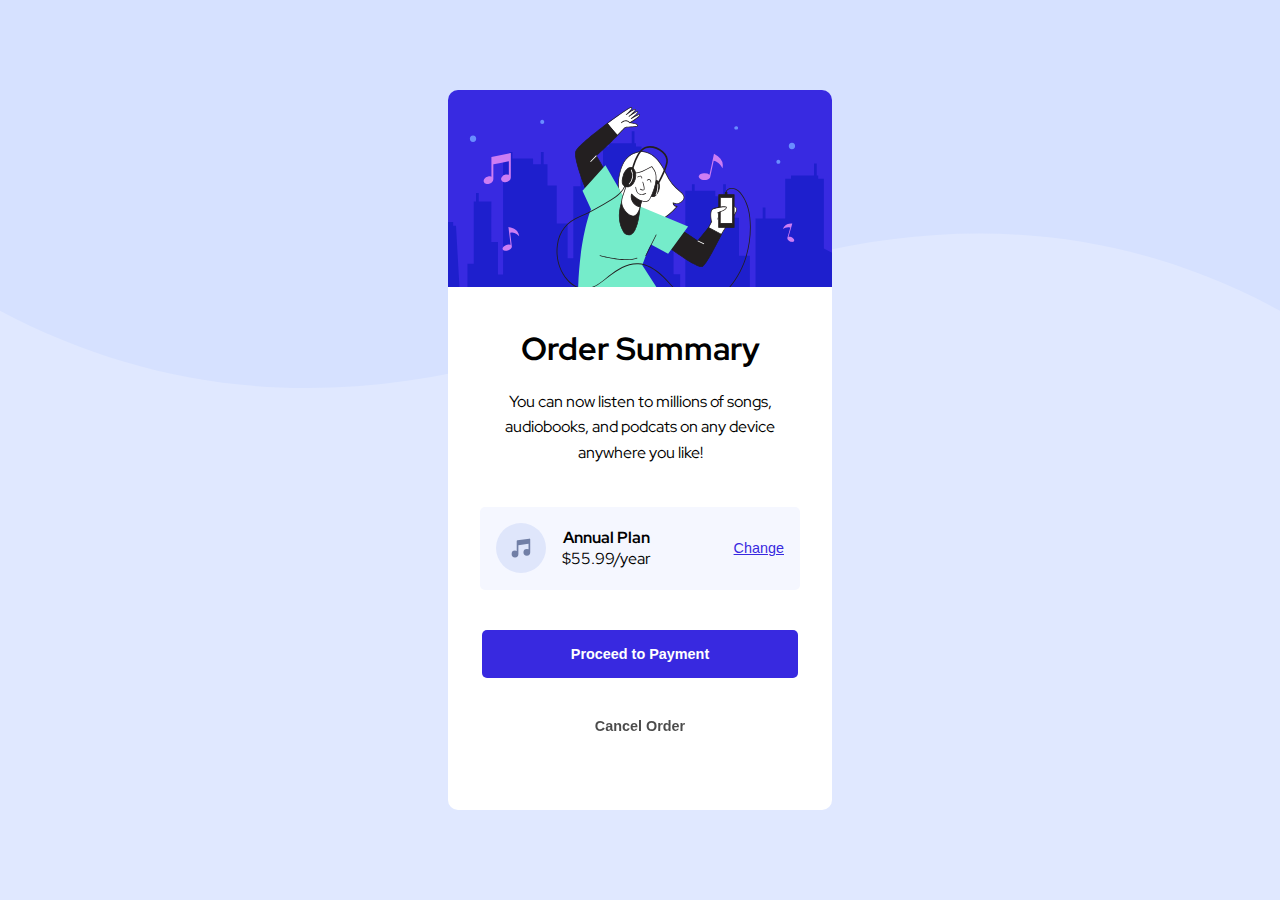
<file: order summary component/index.html>
<!DOCTYPE html>
<html lang="en">
  <head>
    <meta charset="UTF-8" />
    <meta http-equiv="X-UA-Compatible" content="IE=edge" />
    <meta name="viewport" content="width=device-width, initial-scale=1.0" />

    <link rel="stylesheet" href="style.css" />

    <title>Order Summary Component</title>
  </head>
  <body>
    <main>
      <div class="img-top">
        <img src="images/illustration-hero.svg" alt="hero" />
      </div>
      <div class="content">
        <div class="top-content">
          <h1 class="heading">Order Summary</h1>
          <p class="paragraph">
            You can now listen to millions of songs, audiobooks, and podcats on
            any device anywhere you like!
          </p>
        </div>
        <div class="annual">
          <div class="music-icon">
            <img src="images/icon-music.svg" alt="music icon" />
          </div>
          <div class="price">
            <h4>Annual Plan</h4>
            <div>$55.99/year</div>
          </div>
          <button type="button" class="change-btn">Change</button>
        </div>
        <div class="bottom-buttons">
          <button type="button" class="payment-btn">
            Proceed to Payment
          </button>
          <button type="button" class="order-cancel-btn">Cancel Order</button>
        </div>
      </div>
    </main>
  </body>
</html>
</file>
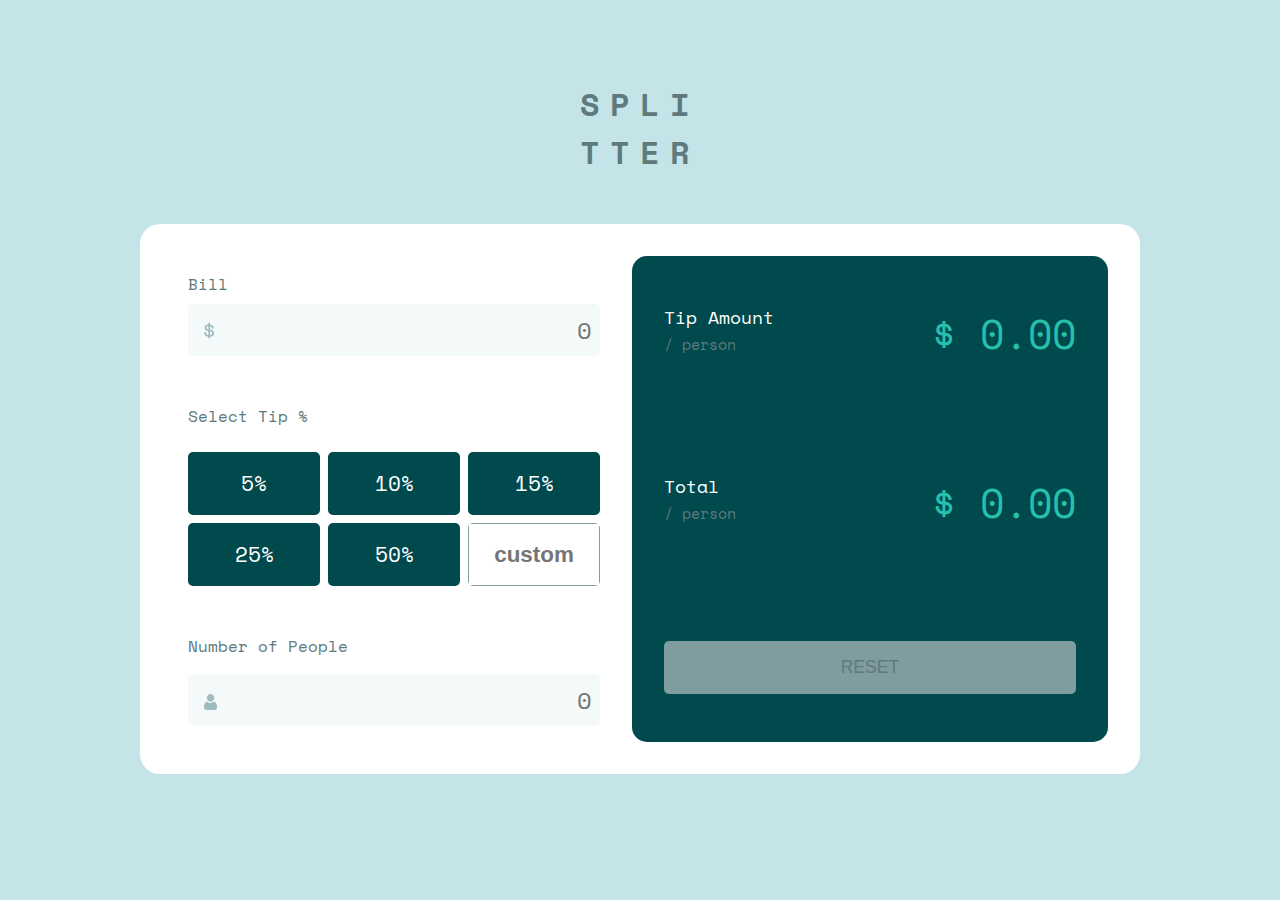
<file: tip-calculator-app/index.html>
<!DOCTYPE html>
<html lang="en">
  <head>
    <meta charset="UTF-8" />
    <meta http-equiv="X-UA-Compatible" content="IE=edge" />
    <meta name="viewport" content="width=device-width, initial-scale=1.0" />

    <!-- favicon -->
    <link rel="icon" type="image/x-icon" href="images/favicon-32x32.png" />

    <!-- external css -->
    <link rel="stylesheet" href="style.css" />

    <!-- google fonts -->
    <link rel="preconnect" href="https://fonts.googleapis.com" />
    <link rel="preconnect" href="https://fonts.gstatic.com" crossorigin />
    <link
      href="https://fonts.googleapis.com/css2?family=Space+Mono:wght@700&display=swap"
      rel="stylesheet"
    />
    <title>Tip Calculator App</title>
  </head>
  <body>
    <main>
      <h1>
        spli
        <br />
        tter
      </h1>

      <div class="container">
        <div class="flex main-flex">
          <div class="col flex main-left">
            <div class="bill-input-group col flex">
              <label>Bill</label>
              <input type="number" class="bill-input" placeholder="0" />
            </div>
            <div class="tips col">
              <div class="select-tip">Select Tip %</div>
              <div class="tip-amounts flex">
                <div class="tip-box" data-tip="5">5%</div>
                <div class="tip-box" data-tip="10">10%</div>
                <div class="tip-box" data-tip="15">15%</div>
                <div class="tip-box" data-tip="25">25%</div>
                <div class="tip-box" data-tip="50">50%</div>
                <div class="tip-box">
                  <input class="custom" placeholder="custom" type="number" />
                </div>
              </div>
            </div>
            <div class="people-number-input-group col">
              <label class="people-number-text">Number of People</label>
              <input
                type="number"
                class="people-number-input"
                placeholder="0"
              />
            </div>
          </div>
          <div class="col flex main-right">
            <div class="col flex-row justify-content-between">
              <div class="tip-amount-text">
                Tip Amount
                <br />
                <span>/ person</span>
              </div>
              <div class="tip-amount">
                $
                <span class="tip-amount-span">0.00</span>
              </div>
            </div>
            <div class="col flex-row justify-content-between">
              <div class="total-text">
                Total
                <br />
                <span>/ person</span>
              </div>
              <div class="total">
                $
                <span class="total-span">0.00</span>
              </div>
            </div>

            <button type="button" class="reset">reset</button>
          </div>
        </div>
      </div>
    </main>

    <script src="app.js"></script>
  </body>
</html>
</file>
<file: order summary component/style.css>
@import url("https://fonts.googleapis.com/css2?family=Red+Hat+Display:wght@500;700;900&display=swap");

:root {
  --pale-blue: hsl(225, 100%, 94%);
  --bright-blue: hsl(245, 75%, 52%);

  --very-pale-blue: hsl(225, 100%, 98%);
  --desaturated-blue: hsl(224, 23%, 55%);
  --dark-blue: hsl(223, 47%, 23%);
}

*,
*::before,
*::after {
  box-sizing: border-box;
}
* {
  margin: 0;
  padding: 0;
}

html {
  font-size: 16px;
}
body {
  font-size: 1rem;
  height: 100vh;
  overflow: hidden;
  display: flex;
  justify-content: center;
  align-items: center;
  background-color: var(--pale-blue);

  font-family: "Red Hat Display", sans-serif;
  position: relative;
}

body::after {
  content: "";
  background: url("images/pattern-background-desktop.svg");
  background-position: top center;
  background-repeat: no-repeat;
  background-size: contain;
  position: absolute;
  top: 0;
  left: 0;
  width: 100%;
  height: 100%;
  z-index: -999;
}

img {
  width: 100%;
  height: 100%;
  object-fit: cover;
}

button {
  border: none;
  outline: none;
  cursor: pointer;
  font-size: 0.9rem;
}

main {
  display: flex;
  flex-direction: column;
  width: 30%;
  height: 80%;
  border-radius: 10px;
  overflow: hidden;
}

.img-top {
  flex: 2;
}

.content {
  padding: 1rem;
  background-color: #fff;
  display: flex;
  flex-direction: column;
  justify-content: center;
  flex: 5;
}
.top-content {
  flex: 4;
}

.heading {
  text-align: center;
  margin-top: 1.5rem;
}

.paragraph {
  padding: 0 1rem;
  text-align: center;
  line-height: 1.6;
  margin-top: 1.2rem;
}

.annual {
  flex: 1;
  background-color: #fff;
  display: flex;
  margin-inline: 1rem;
  padding: 1rem;
  align-items: center;
  background-color: var(--very-pale-blue);
  border-radius: 5px;
}

.music-icon {
  width: 50px;
  height: 50px;
  border-radius: 50%;
  margin-right: 1rem;
}

.price {
  text-align: center;
}

.change-btn {
  margin-left: auto;
  background-color: transparent;
  color: var(--bright-blue);
  text-decoration: underline;
}

.change-btn:hover {
  text-decoration: none;
  opacity: 0.7;
}

.bottom-buttons {
  flex: 4;
  background-color: #fff;
}

.payment-btn {
  display: block;
  width: 90%;
  margin: 2.5rem auto;
  padding: 1rem 2rem;
  border-radius: 5px;
  font-weight: bolder;
  background-color: var(--bright-blue);
  color: #fff;
  text-align: center;
}

.payment-btn:hover {
  opacity: 0.7;
}

.order-cancel-btn {
  display: block;
  text-align: center;
  width: 100%;
  background-color: transparent;
  font-weight: bolder;
  opacity: 0.7;
}

.order-cancel-btn:hover {
  opacity: 1;
}

@media screen and (max-width: 1100px) {
  main {
    width: 50%;
  }
}

@media screen and (max-width: 700px) {
  html {
    font-size: 15px;
  }
  body::after {
    content: "";
    background: url("images/pattern-background-mobile.svg");
    background-position: top center;
    background-repeat: no-repeat;
    background-size: contain;
    position: absolute;
    top: 0;
    left: 0;
    width: 100%;
    height: 100%;
    z-index: -999;
  }
  main {
    width: 70%;
  }
}

@media screen and (max-width: 500px) {
  html {
    font-size: 14px;
  }
  main {
    width: 90%;
  }
}
</file>
<file: tip-calculator-app/style.css>
:root {
  /* ### Primary */
  --cyan-strong: hsl(172, 67%, 45%);

  /* ### Neutral */
  --cyan-very-dark: hsl(183, 100%, 15%);
  --cyan-dark-grayish: hsl(186, 14%, 43%);
  --cyan-grayish: hsl(184, 14%, 56%);
  --cyan-light-grayish: hsl(185, 41%, 84%);
  --cyan-very-light-grayish: hsl(189, 41%, 97%);
  --white: hsl(0, 0%, 100%);
}

* {
  margin: 0;
  padding: 0;
}

*,
*::after,
*::before {
  box-sizing: border-box;
}

img {
  width: 100%;
  object-fit: cover;
}

input {
  font-size: 24px;
}

/* Chrome, Safari, Edge, Opera */
input::-webkit-outer-spin-button,
input::-webkit-inner-spin-button {
  appearance: none;
  margin: 0;
}

/* Firefox */
input[type="number"] {
  appearance: textfield;
}

body {
  height: 100vh;
  background-color: var(--cyan-light-grayish);
  font-family: "Space Mono", monospace;
}

.flex {
  display: flex;
  flex-direction: column;
}
.flex-row {
  display: flex;
  flex-direction: row;
}

.justify-content-between {
  justify-content: space-between;
}

.align-items-center {
  align-items: center;
}

.col {
  flex: 1;
}

main {
  height: 100%;
  display: flex;
  flex-direction: column;
  padding-top: 5rem;
}

h1 {
  text-align: center;
  text-transform: uppercase;
  letter-spacing: 10px;
  color: var(--cyan-dark-grayish);
  margin-bottom: 3rem;
}

.container {
  width: 1000px;
  max-width: 90%;
  padding: 2rem;
  margin: 0 auto;
  background-color: var(--white);
  border-radius: 20px;
}

.main-flex {
  flex-direction: row;
}

.main-left {
  padding: 1rem;
  row-gap: 2rem;
  color: var(--cyan-dark-grayish);
}

.bill-input-group {
  row-gap: 0.5rem;
  position: relative;
}

.bill-input,
.people-number-input {
  width: 100%;
  border: none;
  outline: none;
  text-align: right;
  background-color: var(--cyan-very-light-grayish);
  padding: 0.5rem;
  border-radius: 5px;
  font-family: "Space Mono", monospace;
  color: var(--cyan-very-dark);
}
.bill-input-group::after {
  content: "";
  display: block;
  background-image: url("images/icon-dollar.svg");
  background-repeat: no-repeat;
  position: absolute;
  left: 1rem;
  top: 60%;
  width: 30px;
  height: 30px;
}
.select-tip {
  margin-block: 1rem;
}
.tip-amounts {
  flex-direction: row;
  justify-content: center;
  flex-wrap: wrap;
}

.tip-box {
  flex: 25%;
  padding: 1rem 1.5rem;
  color: var(--white);
  text-align: center;
  font-size: 1.3rem;
  border-radius: 5px;
  background-color: var(--cyan-very-dark);
  margin-top: 0.5rem;
  cursor: pointer;
}

.tip-box.clicked {
  background-color: var(--cyan-strong);
  color: var(--cyan-very-dark);
}

.tip-box + .tip-box:not(.tip-box:nth-child(4)) {
  margin-left: 0.5rem;
}

.tip-box:last-child{
 border: 1px solid var(--cyan-grayish);
 padding: 0;
}

.custom {
  width: 100%;
  height: 100%;
  border: none;
  outline: none;
  font-size: 1.4rem;
  text-align: center;
  font-weight: bolder;
  color: #000;
}

.people-number-input-group {
  position: relative;
}

.people-number-input-group::after {
  content: "";
  display: block;
  background-image: url("images/icon-person.svg");
  background-repeat: no-repeat;
  position: absolute;
  left: 1rem;
  top: 70%;
  width: 30px;
  height: 30px;
}

.people-number-text {
  display: block;
  margin-block: 1rem;
  position: relative;
}

.tip-box:nth-last-child(1) {
  background-color: var(--cyan-very-light-grayish);
  color: var(--cyan-dark-grayish);
}

.main-right {
  padding: 3rem 2rem;
  margin-left: 1rem;
  background-color: var(--cyan-very-dark);
  border-radius: 15px;
}

.tip-amount-text,
.total-text {
  color: var(--white);
  font-size: 1.1rem;
}

.tip-amount-text span,
.total-text span {
  font-size: 0.95rem;
  color: var(--cyan-dark-grayish);
}

.tip-amount,
.total {
  font-size: 2.5rem;
  color: var(--cyan-strong);
}

.reset {
  padding: 1rem;
  border-radius: 5px;
  color: var(--cyan-dark-grayish);
  background-color: var(--cyan-grayish);
  border: none;
  outline: none;
  text-transform: uppercase;
  font-size: 1.1rem;
  cursor: pointer;
}
.reset.clicked {
  background-color: var(--cyan-strong);
  color: var(--cyan-very-dark);
}

@media screen and (max-width: 800px) {
  html {
    font-size: 14px;
  }
  main {
    padding-top: 3rem;
  }

  .container {
    max-width: 100%;
  }
  .main-flex {
    flex-direction: column;
  }

  .reset {
    margin-top: 1.5rem;
  }

  @media screen and (max-width: 500px) {
    html {
      font-size: 12px;
    }

    main {
      padding-top: 2rem;
    }
  }
}
</file>
